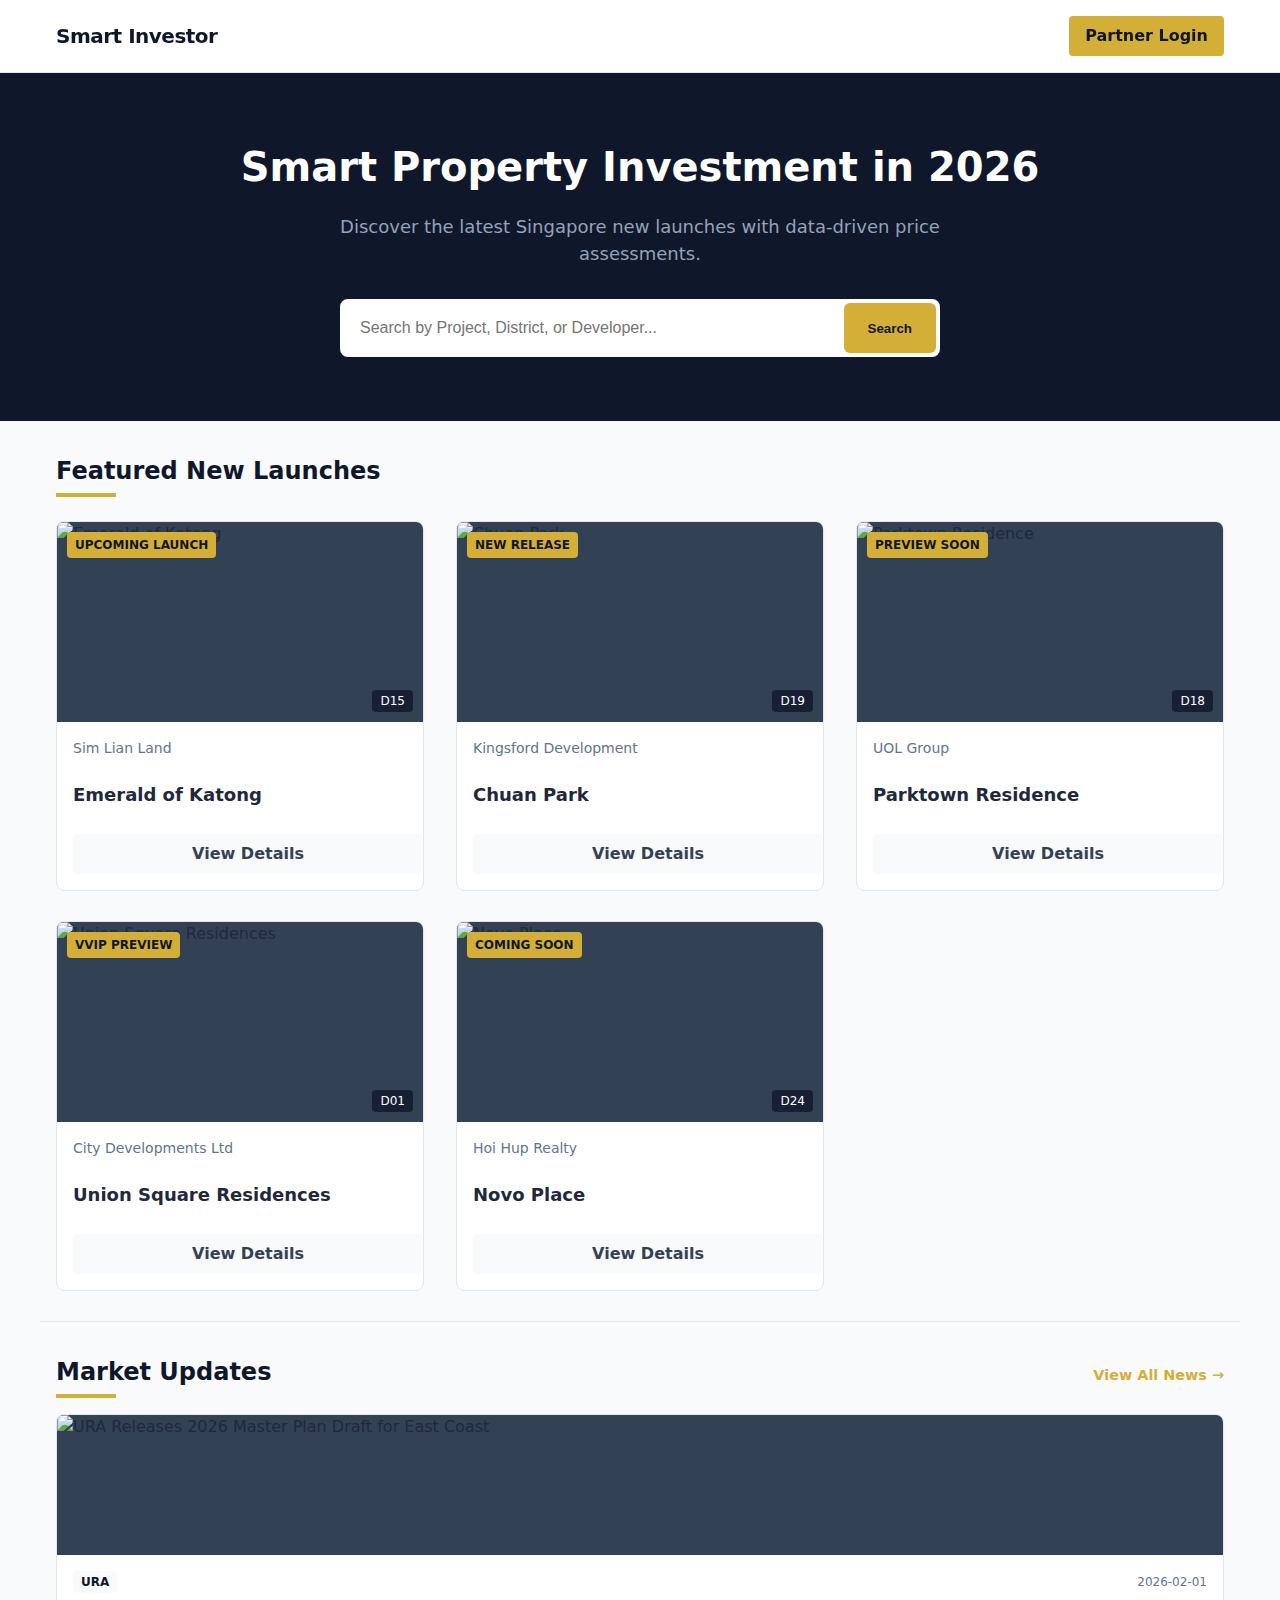
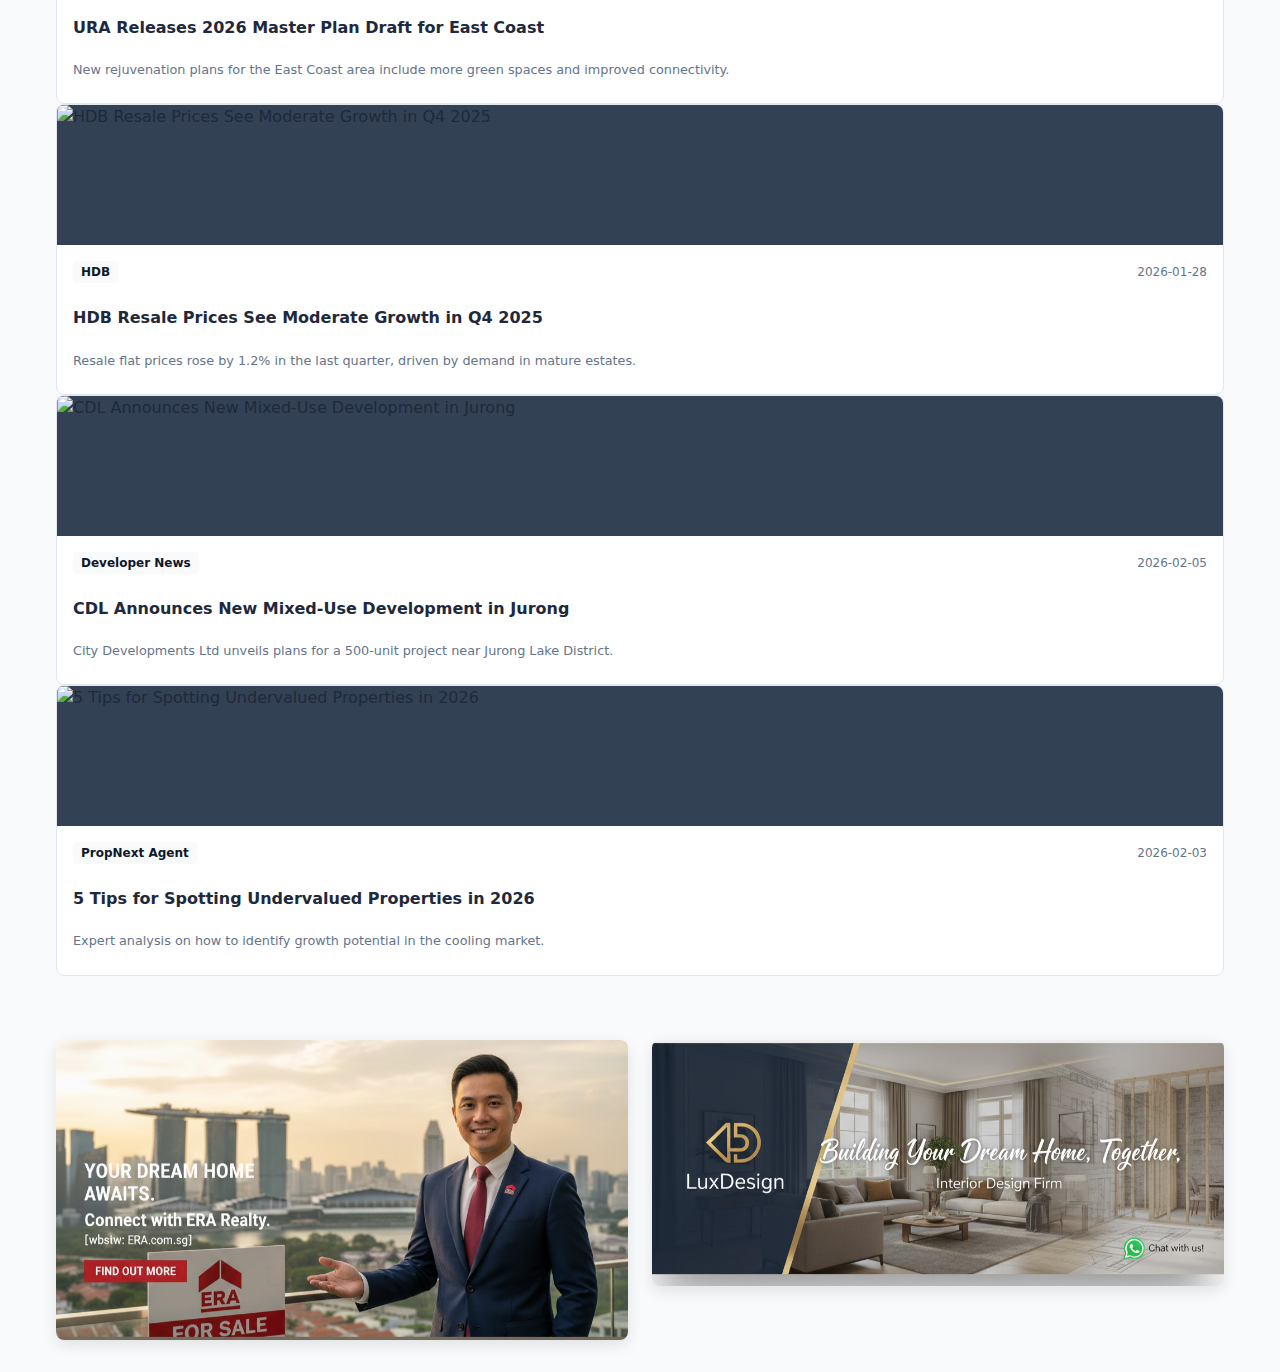
<file: index.html>
<!DOCTYPE html>
<html lang="en">
<head>
    <!-- Google tag (gtag.js) -->
    <script async src="https://www.googletagmanager.com/gtag/js?id=G-LZ79K16YXS"></script>
    <script>
      window.dataLayer = window.dataLayer || [];
      function gtag(){dataLayer.push(arguments);}
      gtag('js', new Date());

      gtag('config', 'G-LZ79K16YXS');
    </script>
    <!-- Google AdSense -->
    <script async src="https://pagead2.googlesyndication.com/pagead/js/adsbygoogle.js?client=ca-pub-5147201649316063"
     crossorigin="anonymous"></script>
    <meta charset="UTF-8">
    <meta name="viewport" content="width=device-width, initial-scale=1.0">
    <title>Smart Investor | Singapore New Launches 2026</title>
    <link rel="stylesheet" href="style.css">
    <meta name="description" content="Singapore Property New Launches 2026. Data-driven assessments for smart investors.">
</head>
<body>

    <header>
        <div class="container navbar">
            <a href="/" class="logo">Smart Investor</a>
            <nav>
                <a href="partner-portal.html" class="btn btn-accent">Partner Login</a>
            </nav>
        </div>
    </header>

    <main>
        <!-- Hero Section -->
        <section class="hero">
            <div class="container">
                <h1>Smart Property Investment in 2026</h1>
                <p>Discover the latest Singapore new launches with data-driven price assessments.</p>
                
                <div class="search-bar">
                    <input type="text" placeholder="Search by Project, District, or Developer...">
                    <button class="btn btn-accent">Search</button>
                </div>
            </div>
        </section>

        <!-- Featured Developments -->
        <section class="container">
            <h2 class="section-title">Featured New Launches</h2>
            <div id="featured-projects-list" class="project-grid">
                <!-- Project Cards will be injected here via main.js -->
            </div>
        </section>

        <!-- Latest Property News -->
        <section class="container" style="background: #f8fafc; padding-top: 2rem; padding-bottom: 2rem; border-top: 1px solid var(--color-border);">
            <div style="display: flex; justify-content: space-between; align-items: center; margin-bottom: 1rem;">
                <h2 class="section-title" style="margin-bottom: 0; font-size: 1.5rem;">Market Updates</h2>
                <a href="#" style="color: var(--color-accent); font-weight: 600; text-decoration: none; font-size: 0.9rem;">View All News &rarr;</a>
            </div>
            
            <div id="news-list" class="news-scroller">
                <!-- News Cards will be injected here via main.js -->
            </div>
        </section>

        <!-- Ad Banner Section -->
        <section class="container" style="margin-top: var(--spacing-xl); margin-bottom: var(--spacing-xl);">
            <div style="display: grid; grid-template-columns: repeat(auto-fit, minmax(300px, 1fr)); gap: 1.5rem; justify-items: center;">
                <!-- Ad 1 -->
                <a href="https://wa.me/6594797022" target="_blank" style="display: block; width: 100%; max-width: 600px;">
                    <img src="src/assets/images/Ad1.png" alt="Advertisement 1: Contact us via WhatsApp" style="width: 100%; height: auto; border-radius: 8px; box-shadow: 0 5px 15px rgba(0,0,0,0.1); transition: transform 0.2s;">
                </a>
                <!-- Ad 2 -->
                <a href="https://wa.me/6594797022" target="_blank" style="display: block; width: 100%; max-width: 600px;">
                    <img src="src/assets/images/Ad2.png" alt="Advertisement 2: Contact us via WhatsApp" style="width: 100%; height: auto; border-radius: 8px; box-shadow: 0 5px 15px rgba(0,0,0,0.1); transition: transform 0.2s;">
                </a>
            </div>
        </section>

    </main>

    <script type="module" src="main.js"></script>
</body>
</html>
</file>
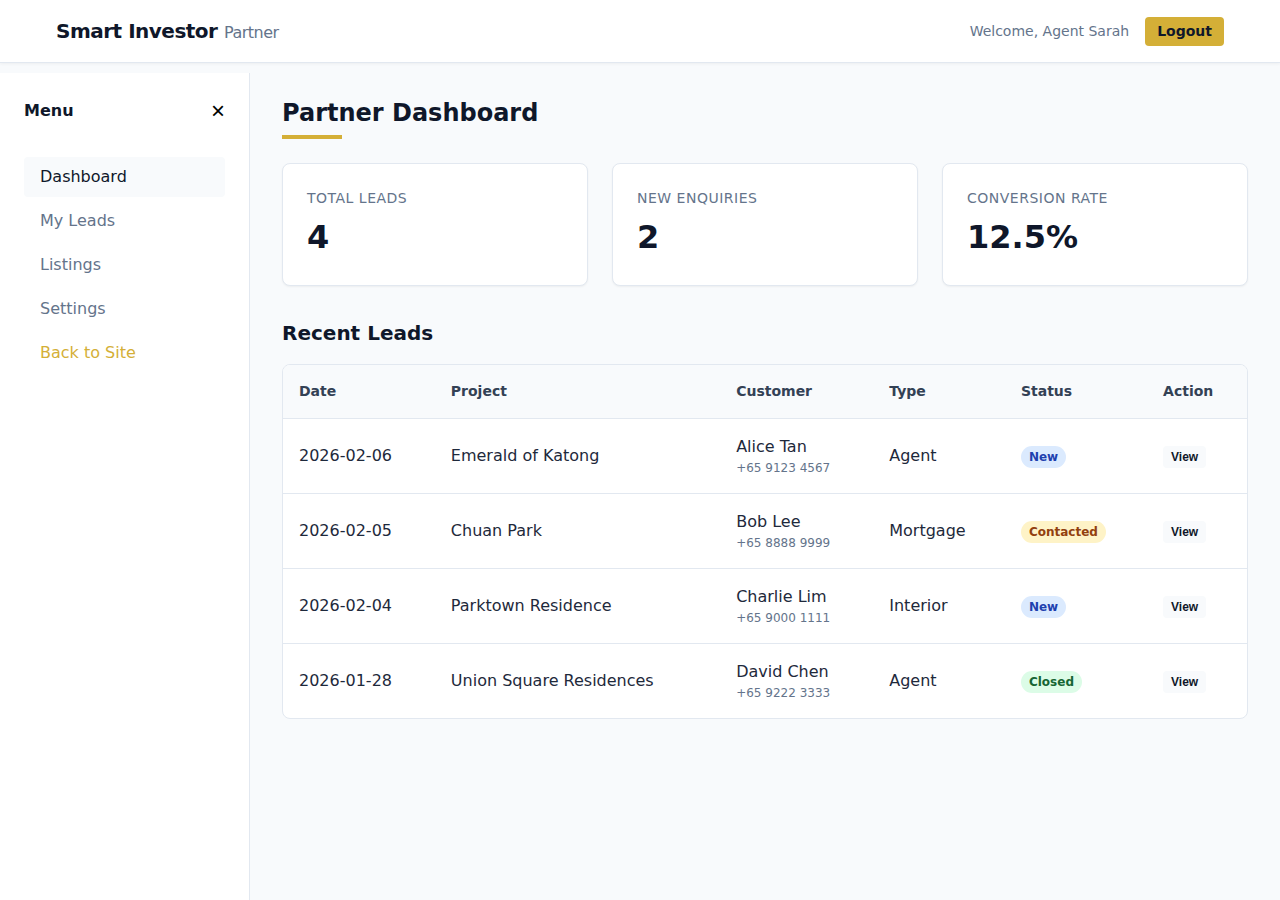
<file: partner-portal.html>
<!DOCTYPE html>
<html lang="en">
<head>
    <meta charset="UTF-8">
    <meta name="viewport" content="width=device-width, initial-scale=1.0">
    <title>Partner Portal | Smart Investor</title>
    <link rel="stylesheet" href="style.css">
    <style>
        /* Portal Specific Styles */
        .sidebar {
            width: 250px;
            background-color: white;
            border-right: 1px solid var(--color-border);
            height: calc(100vh - 73px); /* Minus header height */
            position: fixed;
            top: 73px;
            left: 0;
            padding: var(--spacing-lg);
            display: flex;
            flex-direction: column;
            transition: transform 0.3s ease-in-out;
            z-index: 200;
        }
        
        .main-content {
            margin-left: 250px;
            padding: var(--spacing-xl);
            width: calc(100% - 250px);
            transition: margin-left 0.3s ease-in-out, width 0.3s ease-in-out;
        }

        .nav-item {
            display: block;
            padding: var(--spacing-sm) var(--spacing-md);
            color: var(--color-text-muted);
            text-decoration: none;
            border-radius: 4px;
            margin-bottom: var(--spacing-xs);
            font-weight: 500;
        }

        .nav-item:hover, .nav-item.active {
            background-color: var(--color-background);
            color: var(--color-primary);
        }

        .stats-grid {
            display: grid;
            grid-template-columns: repeat(auto-fit, minmax(200px, 1fr));
            gap: var(--spacing-lg);
            margin-bottom: var(--spacing-xl);
        }

        .stat-card {
            background: white;
            padding: var(--spacing-lg);
            border-radius: 8px;
            border: 1px solid var(--color-border);
            box-shadow: 0 1px 2px rgba(0,0,0,0.05);
        }

        .stat-value {
            font-size: 2rem;
            font-weight: 700;
            color: var(--color-primary);
            margin-top: var(--spacing-xs);
        }

        .stat-label {
            color: var(--color-text-muted);
            font-size: 0.875rem;
            text-transform: uppercase;
            letter-spacing: 0.5px;
        }

        /* Table Styles */
        .table-container {
            background: white;
            border: 1px solid var(--color-border);
            border-radius: 8px;
            overflow: hidden;
            overflow-x: auto; /* Allow horizontal scroll on mobile */
        }
        
        table {
            width: 100%;
            border-collapse: collapse;
            min-width: 600px; /* Force scroll on small screens */
        }

        th, td {
            padding: var(--spacing-md);
            text-align: left;
            border-bottom: 1px solid var(--color-border);
        }

        th {
            background-color: var(--color-background);
            font-weight: 600;
            color: var(--color-secondary);
            font-size: 0.875rem;
        }

        tr:last-child td {
            border-bottom: none;
        }

        .status-badge {
            display: inline-block;
            padding: 2px 8px;
            border-radius: 999px;
            font-size: 0.75rem;
            font-weight: 600;
        }

        .status-new { background-color: #dbeafe; color: #1e40af; } /* Blue */
        .status-contacted { background-color: #fef3c7; color: #92400e; } /* Amber */
        .status-closed { background-color: #dcfce7; color: #166534; } /* Green */

        /* Mobile Specifics */
        .mobile-menu-btn {
            display: none;
            background: none;
            border: none;
            font-size: 1.5rem;
            color: var(--color-primary);
            cursor: pointer;
            margin-right: 1rem;
        }

        .sidebar-overlay {
            display: none;
            position: fixed;
            top: 0;
            left: 0;
            width: 100%;
            height: 100%;
            background: rgba(0, 0, 0, 0.5);
            z-index: 150;
            opacity: 0;
            transition: opacity 0.3s;
        }

        .sidebar-overlay.active {
            display: block;
            opacity: 1;
        }

        @media (max-width: 768px) {
            .mobile-menu-btn {
                display: block;
            }

            .sidebar {
                transform: translateX(-100%);
                height: 100vh;
                top: 0;
                box-shadow: 2px 0 10px rgba(0,0,0,0.1);
            }

            .sidebar.active {
                transform: translateX(0);
            }

            .main-content {
                margin-left: 0;
                width: 100%;
                padding: var(--spacing-md);
            }
            
            /* Adjust header for mobile */
            .navbar {
                justify-content: flex-start;
            }
            
            .logo {
                flex-grow: 1;
            }
            
            /* Hide user info on small mobile */
            .user-info {
                display: none !important;
            }
        }
    </style>
</head>
<body>

    <header>
        <div class="container navbar">
            <button id="mobile-menu-btn" class="mobile-menu-btn">☰</button>
            <a href="/" class="logo">Smart Investor <span style="font-weight: 400; font-size: 0.8em; color: var(--color-text-muted);">Partner</span></a>
            <div class="user-info" style="display: flex; align-items: center; gap: 1rem;">
                <span style="font-size: 0.875rem; color: var(--color-text-muted);">Welcome, Agent Sarah</span>
                <a href="#" class="btn btn-accent" style="padding: 0.25rem 0.75rem; font-size: 0.875rem;">Logout</a>
            </div>
            <!-- Mobile logout shown only if needed, or keeping it simple -->
        </div>
    </header>

    <div id="sidebar-overlay" class="sidebar-overlay"></div>

    <div id="sidebar" class="sidebar">
        <!-- Added close button for mobile inside sidebar -->
        <div style="display: flex; justify-content: space-between; align-items: center; margin-bottom: 2rem; @media(min-width: 769px) { display: none; }">
             <span style="font-weight: bold; color: var(--color-primary);">Menu</span>
             <button id="close-sidebar-btn" style="background:none; border:none; font-size: 1.5rem; cursor: pointer;">&times;</button>
        </div>

        <nav>
            <a href="#" class="nav-item active">Dashboard</a>
            <a href="#" class="nav-item">My Leads</a>
            <a href="#" class="nav-item">Listings</a>
            <a href="#" class="nav-item">Settings</a>
            <a href="/" class="nav-item" style="color: var(--color-accent); margin-top: auto;">Back to Site</a>
        </nav>
    </div>

    <main class="main-content">
        <h1 class="section-title" style="margin-bottom: 1.5rem;">Partner Dashboard</h1>

        <!-- Stats -->
        <div class="stats-grid">
            <div class="stat-card">
                <div class="stat-label">Total Leads</div>
                <div class="stat-value" id="total-leads">0</div>
            </div>
            <div class="stat-card">
                <div class="stat-label">New Enquiries</div>
                <div class="stat-value" id="new-leads">0</div>
            </div>
            <div class="stat-card">
                <div class="stat-label">Conversion Rate</div>
                <div class="stat-value">12.5%</div>
            </div>
        </div>

        <!-- Leads Table -->
        <h2 style="font-size: 1.25rem; color: var(--color-primary); margin-bottom: 1rem;">Recent Leads</h2>
        <div class="table-container">
            <table>
                <thead>
                    <tr>
                        <th>Date</th>
                        <th>Project</th>
                        <th>Customer</th>
                        <th>Type</th>
                        <th>Status</th>
                        <th>Action</th>
                    </tr>
                </thead>
                <tbody id="leads-table-body">
                    <!-- Injected by partner.js -->
                </tbody>
            </table>
        </div>

    </main>

    <script type="module" src="partner.js"></script>
    <script>
        // Inline script for mobile menu toggling
        document.addEventListener('DOMContentLoaded', () => {
            const menuBtn = document.getElementById('mobile-menu-btn');
            const closeBtn = document.getElementById('close-sidebar-btn');
            const sidebar = document.getElementById('sidebar');
            const overlay = document.getElementById('sidebar-overlay');

            function toggleMenu() {
                sidebar.classList.toggle('active');
                overlay.classList.toggle('active');
            }

            if(menuBtn) menuBtn.addEventListener('click', toggleMenu);
            if(closeBtn) closeBtn.addEventListener('click', toggleMenu);
            if(overlay) overlay.addEventListener('click', toggleMenu);
        });
    </script>

</html>
</file>
<file: style.css>
/* Global Styles & Variables */
:root {
  /* Color Palette - Trustworthy Blues & Slate Greys */
  --color-primary: #0f172a; /* Slate 900 */
  --color-secondary: #334155; /* Slate 700 */
  --color-accent: #d4af37; /* Gold for CTA */
  --color-background: #f8fafc; /* Slate 50 */
  --color-surface: #ffffff;
  --color-text-main: #1e293b; /* Slate 800 */
  --color-text-muted: #64748b; /* Slate 500 */
  --color-border: #e2e8f0; /* Slate 200 */

  /* Spacing */
  --spacing-xs: 0.25rem;
  --spacing-sm: 0.5rem;
  --spacing-md: 1rem;
  --spacing-lg: 1.5rem;
  --spacing-xl: 2rem;
  
  /* Typography */
  --font-family-sans: system-ui, -apple-system, BlinkMacSystemFont, 'Segoe UI', Roboto, Oxygen, Ubuntu, Cantarell, 'Open Sans', 'Helvetica Neue', sans-serif;
  --font-size-sm: 0.875rem;
  --font-size-base: 1rem;
  --font-size-lg: 1.125rem;
  --font-size-xl: 1.25rem;
  --font-size-2xl: 1.5rem;
}

/* Reset & Base */
*, *::before, *::after {
  box-sizing: border-box;
  margin: 0;
  padding: 0;
}

body {
  font-family: var(--font-family-sans);
  background-color: var(--color-background);
  color: var(--color-text-main);
  line-height: 1.5;
  -webkit-font-smoothing: antialiased;
}

img {
  max-width: 100%;
  display: block;
}

/* Utilities */
.container {
  max-width: 1200px;
  margin: 0 auto;
  padding: 0 var(--spacing-md);
}

.section-title {
  font-size: var(--font-size-2xl);
  font-weight: 700;
  color: var(--color-primary);
  margin-bottom: var(--spacing-lg);
  position: relative;
  padding-bottom: var(--spacing-sm);
}

.section-title::after {
  content: '';
  position: absolute;
  bottom: 0;
  left: 0;
  width: 60px;
  height: 4px;
  background-color: var(--color-accent);
}

.btn {
  display: inline-block;
  padding: var(--spacing-sm) var(--spacing-md);
  background-color: var(--color-primary);
  color: var(--color-surface);
  text-decoration: none;
  border-radius: 4px;
  font-weight: 600;
  transition: opacity 0.2s ease;
  border: none;
  cursor: pointer;
}

.btn:hover {
  opacity: 0.9;
}

.btn-accent {
  background-color: var(--color-accent);
  color: var(--color-primary);
}

/* Layout */
header {
  background-color: var(--color-surface);
  border-bottom: 1px solid var(--color-border);
  padding: var(--spacing-md) 0;
  position: sticky;
  top: 0;
  z-index: 100;
  box-shadow: 0 1px 3px rgba(0,0,0,0.05);
}

.navbar {
  display: flex;
  justify-content: space-between;
  align-items: center;
}

.logo {
  font-size: var(--font-size-xl);
  font-weight: 800;
  color: var(--color-primary);
  text-decoration: none;
  letter-spacing: -0.5px;
}

.hero {
  background-color: var(--color-primary);
  color: var(--color-surface);
  padding: 4rem 0;
  text-align: center;
  margin-bottom: var(--spacing-xl);
}

.hero h1 {
  font-size: 2.5rem;
  margin-bottom: var(--spacing-md);
}

.hero p {
  font-size: var(--font-size-lg);
  color: #94a3b8; /* Slate 400 */
  margin-bottom: var(--spacing-xl);
  max-width: 600px;
  margin-left: auto;
  margin-right: auto;
}

.search-bar {
  display: flex;
  max-width: 600px;
  margin: 0 auto;
  background: white;
  padding: var(--spacing-xs);
  border-radius: 8px;
}

.search-bar input {
  flex: 1;
  padding: var(--spacing-md);
  border: none;
  outline: none;
  font-size: var(--font-size-base);
  border-radius: 6px;
}

.search-bar button {
  padding: 0 var(--spacing-lg);
  border-radius: 6px;
}

.project-grid {
  display: grid;
  grid-template-columns: repeat(auto-fill, minmax(300px, 1fr));
  gap: var(--spacing-xl);
  padding-bottom: var(--spacing-xl);
}
</file>
